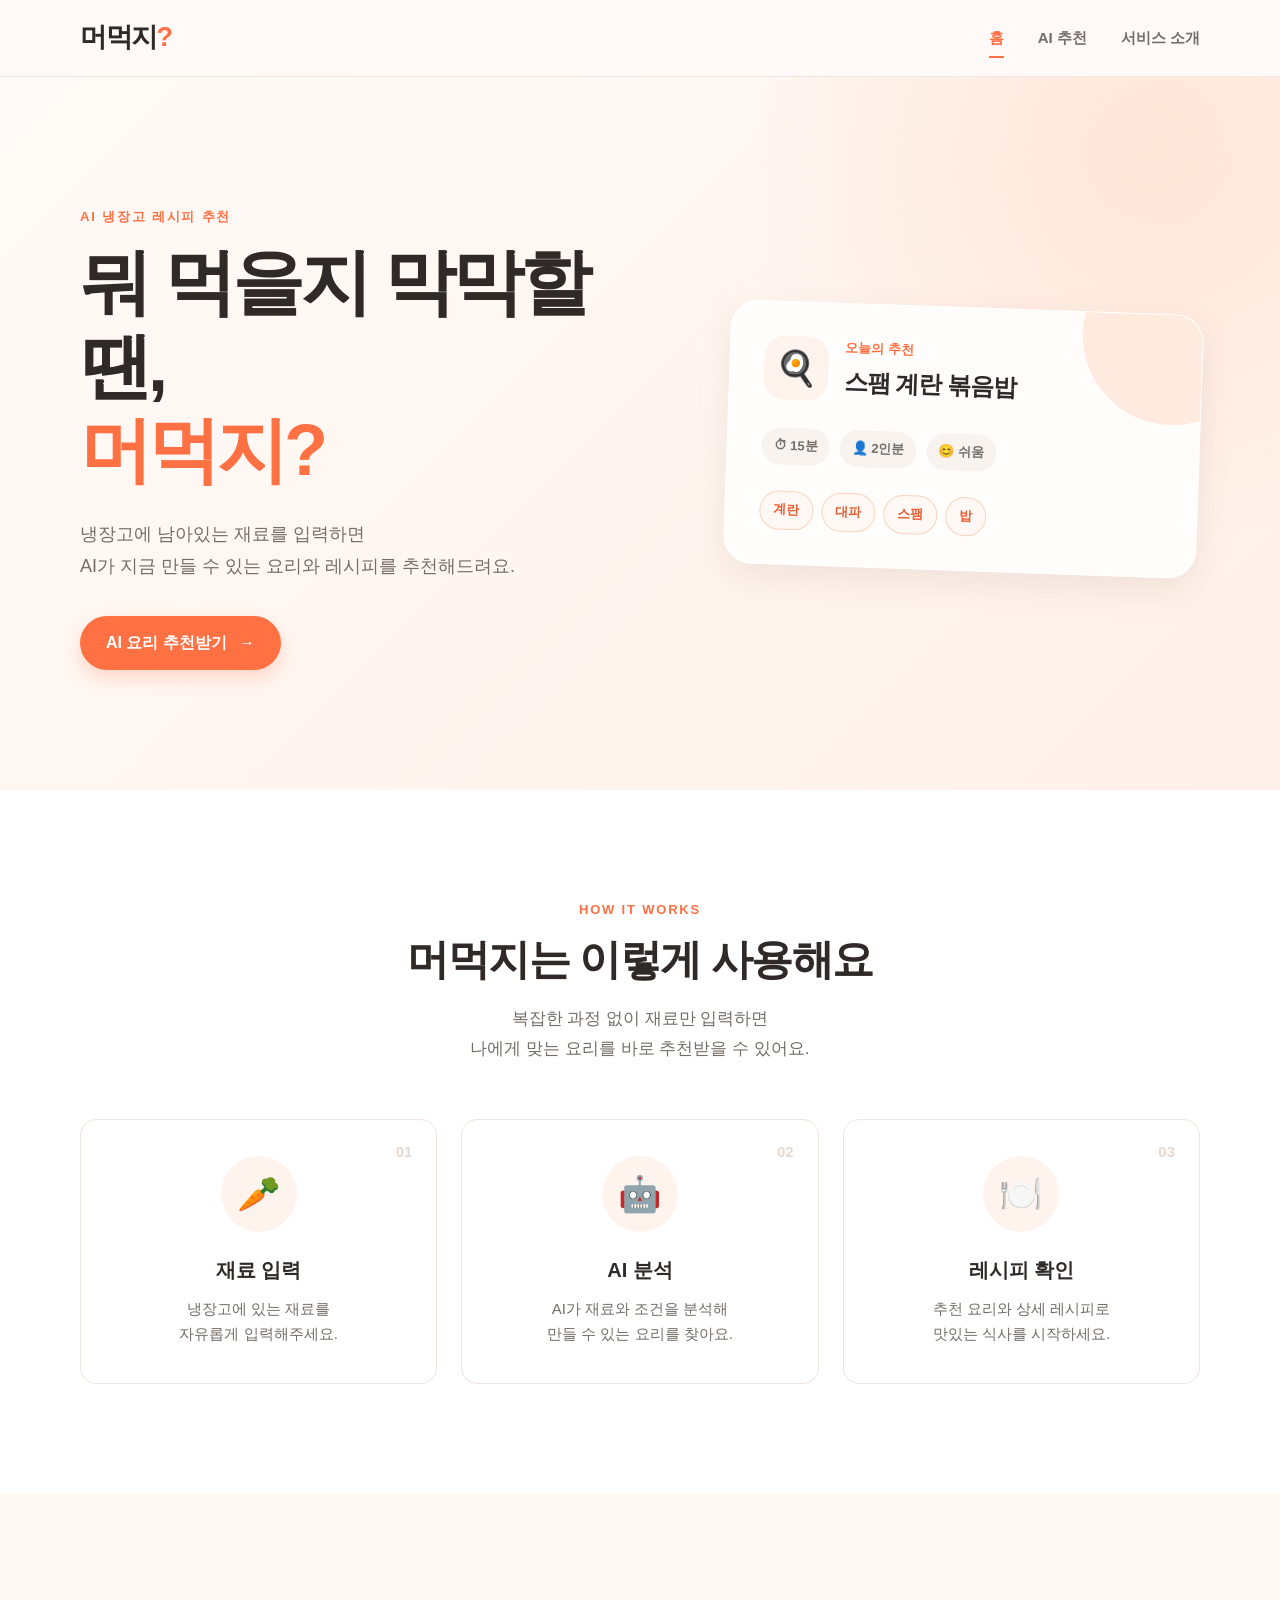
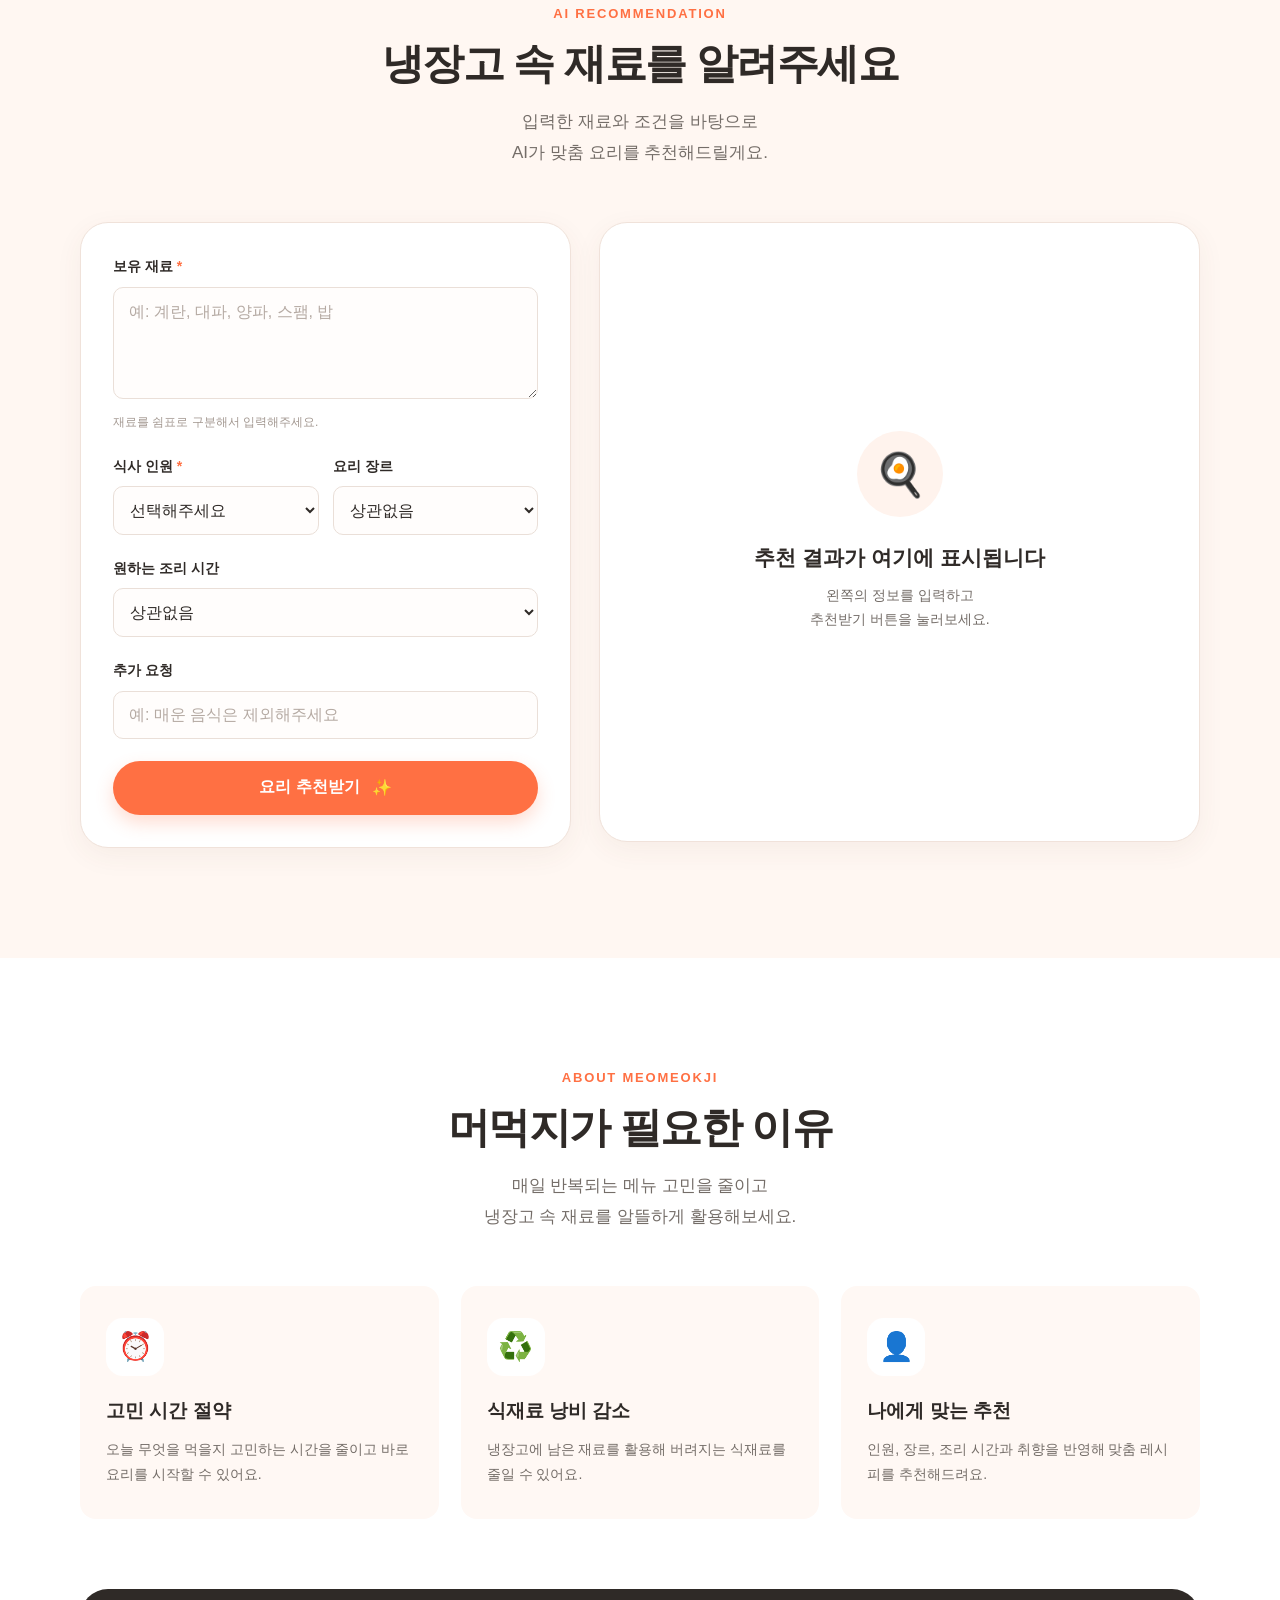
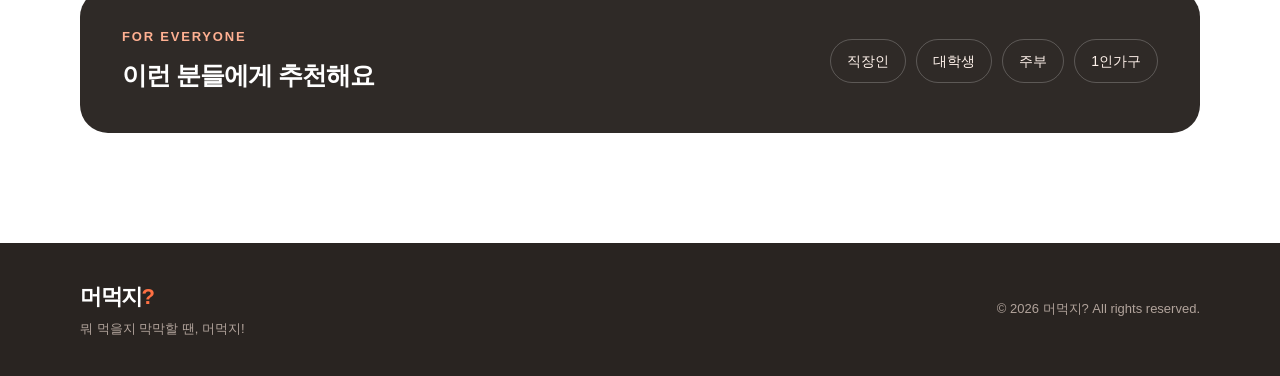
<file: index.html>
<!DOCTYPE html>
<html lang="ko">
<head>
  <meta charset="UTF-8" />
  <meta
    name="viewport"
    content="width=device-width, initial-scale=1.0"
  />

  <title>머먹지? | AI 요리 추천 서비스</title>

  <meta
    name="description"
    content="냉장고 속 재료로 AI가 맞춤 요리와 레시피를 추천해주는 서비스"
  />

  <link rel="stylesheet" href="css/style.css" />
</head>

<body>
  <!-- 헤더 및 네비게이션 -->
  <header class="site-header">
    <div class="container header-inner">
      <a href="#home" class="logo" aria-label="머먹지 홈으로 이동">
        머먹지<span>?</span>
      </a>

      <nav class="main-nav" aria-label="주요 메뉴">
        <a href="#home" class="nav-link active">홈</a>
        <a href="#recommend" class="nav-link">AI 추천</a>
        <a href="#about" class="nav-link">서비스 소개</a>
      </nav>

      <button
        type="button"
        class="mobile-menu-button"
        aria-label="메뉴 열기"
        aria-expanded="false"
      >
        ☰
      </button>
    </div>
  </header>

  <main>
    <!-- 홈 섹션 -->
    <section id="home" class="section hero-section">
      <div class="container hero-content">
        <div class="hero-text">
          <p class="eyebrow">AI 냉장고 레시피 추천</p>

          <h1>
            뭐 먹을지 막막할땐,<br />
            <strong>머먹지?</strong>
          </h1>

          <p class="hero-description">
            냉장고에 남아있는 재료를 입력하면<br />
            AI가 지금 만들 수 있는 요리와 레시피를 추천해드려요.
          </p>

          <button
            type="button"
            class="primary-button go-recommend-button"
          >
            AI 요리 추천받기
            <span aria-hidden="true">→</span>
          </button>
        </div>

        <div class="hero-card" aria-label="서비스 이용 예시">
          <div class="hero-card-header">
            <span class="food-icon" aria-hidden="true">🍳</span>
            <div>
              <p class="card-label">오늘의 추천</p>
              <h2>스팸 계란 볶음밥</h2>
            </div>
          </div>

          <div class="hero-card-info">
            <span>⏱ 15분</span>
            <span>👤 2인분</span>
            <span>😊 쉬움</span>
          </div>

          <div class="ingredient-tags">
            <span>계란</span>
            <span>대파</span>
            <span>스팸</span>
            <span>밥</span>
          </div>
        </div>
      </div>
    </section>

    <!-- 서비스 이용 방법 섹션 -->
    <section class="section process-section">
      <div class="container">
        <div class="section-heading">
          <p class="eyebrow">HOW IT WORKS</p>
          <h2>머먹지는 이렇게 사용해요</h2>
          <p>
            복잡한 과정 없이 재료만 입력하면<br />
            나에게 맞는 요리를 바로 추천받을 수 있어요.
          </p>
        </div>

        <div class="process-grid">
          <article class="process-card">
            <div class="process-number">01</div>
            <div class="process-icon" aria-hidden="true">🥕</div>
            <h3>재료 입력</h3>
            <p>
              냉장고에 있는 재료를<br />
              자유롭게 입력해주세요.
            </p>
          </article>

          <article class="process-card">
            <div class="process-number">02</div>
            <div class="process-icon" aria-hidden="true">🤖</div>
            <h3>AI 분석</h3>
            <p>
              AI가 재료와 조건을 분석해<br />
              만들 수 있는 요리를 찾아요.
            </p>
          </article>

          <article class="process-card">
            <div class="process-number">03</div>
            <div class="process-icon" aria-hidden="true">🍽️</div>
            <h3>레시피 확인</h3>
            <p>
              추천 요리와 상세 레시피로<br />
              맛있는 식사를 시작하세요.
            </p>
          </article>
        </div>
      </div>
    </section>

    <!-- AI 추천 섹션 -->
    <section id="recommend" class="section recommend-section">
      <div class="container">
        <div class="section-heading">
          <p class="eyebrow">AI RECOMMENDATION</p>
          <h2>냉장고 속 재료를 알려주세요</h2>
          <p>
            입력한 재료와 조건을 바탕으로<br />
            AI가 맞춤 요리를 추천해드릴게요.
          </p>
        </div>

        <div class="recommend-layout">
          <!-- 입력 폼 -->
          <div class="recommend-form-card">
            <form id="recommend-form">
              <div class="form-group">
                <label for="ingredients">
                  보유 재료 <span class="required">*</span>
                </label>

                <textarea
                  id="ingredients"
                  name="ingredients"
                  rows="4"
                  placeholder="예: 계란, 대파, 양파, 스팸, 밥"
                  required
                ></textarea>

                <p class="form-help">
                  재료를 쉼표로 구분해서 입력해주세요.
                </p>
              </div>

              <div class="form-row">
                <div class="form-group">
                  <label for="servings">
                    식사 인원 <span class="required">*</span>
                  </label>

                  <select id="servings" name="servings" required>
                    <option value="">선택해주세요</option>
                    <option value="1">1명</option>
                    <option value="2">2명</option>
                    <option value="3">3명</option>
                    <option value="4">4명</option>
                    <option value="5">5명 이상</option>
                  </select>
                </div>

                <div class="form-group">
                  <label for="cuisine">요리 장르</label>

                  <select id="cuisine" name="cuisine">
                    <option value="상관없음">상관없음</option>
                    <option value="한식">한식</option>
                    <option value="중식">중식</option>
                    <option value="일식">일식</option>
                    <option value="양식">양식</option>
                    <option value="분식">분식</option>
                  </select>
                </div>
              </div>

              <div class="form-group">
                <label for="cooking-time">원하는 조리 시간</label>

                <select id="cooking-time" name="cookingTime">
                  <option value="상관없음">상관없음</option>
                  <option value="15분 이내">15분 이내</option>
                  <option value="30분 이내">30분 이내</option>
                  <option value="1시간 이내">1시간 이내</option>
                </select>
              </div>

              <div class="form-group">
                <label for="preference">추가 요청</label>

                <input
                  type="text"
                  id="preference"
                  name="preference"
                  placeholder="예: 매운 음식은 제외해주세요"
                />
              </div>

              <button
                type="submit"
                id="recommend-button"
                class="primary-button full-width"
              >
                요리 추천받기
                <span aria-hidden="true">✨</span>
              </button>
            </form>
          </div>

          <!-- 결과 영역 -->
          <div class="result-card" id="result-area">
            <div class="result-empty" id="result-empty">
              <div class="result-empty-icon" aria-hidden="true">🍳</div>
              <h3>추천 결과가 여기에 표시됩니다</h3>
              <p>
                왼쪽의 정보를 입력하고<br />
                추천받기 버튼을 눌러보세요.
              </p>
            </div>

            <!-- 로딩 영역 -->
            <div
              class="result-loading hidden"
              id="result-loading"
              aria-live="polite"
            >
              <div class="loading-spinner" aria-hidden="true"></div>
              <h3>AI가 요리를 찾고 있어요</h3>
              <p>냉장고 속 재료를 분석하고 있습니다...</p>
            </div>

            <!-- 오류 메시지 영역 -->
            <div
              class="result-error hidden"
              id="result-error"
              role="alert"
              aria-live="assertive"
            >
              <div class="error-icon" aria-hidden="true">!</div>
              <h3>추천을 불러오지 못했어요</h3>
              <p id="error-message">
                잠시 후 다시 시도해주세요.
              </p>
            </div>

            <!-- AI 결과 출력 영역 -->
            <div
              class="result-content hidden"
              id="result-content"
              aria-live="polite"
            >
              <div class="result-header">
                <p class="result-label">AI 추천 메뉴</p>
                <h3 id="dish-name">추천 요리 이름</h3>
                <p id="dish-description">
                  추천 요리에 대한 설명이 표시됩니다.
                </p>
              </div>

              <div class="result-meta">
                <span>
                  ⏱ <strong id="cooking-time-result">-</strong>
                </span>
                <span>
                  😊 <strong id="difficulty-result">-</strong>
                </span>
              </div>

              <div class="result-section">
                <h4>필요한 재료</h4>
                <ul id="ingredients-result" class="result-list">
                  <!-- JavaScript로 재료가 표시됩니다. -->
                </ul>
              </div>

              <div class="result-section">
                <h4>조리 방법</h4>
                <ol id="steps-result" class="recipe-steps">
                  <!-- JavaScript로 조리 순서가 표시됩니다. -->
                </ol>
              </div>

              <div class="tip-box">
                <strong>💡 요리 팁</strong>
                <p id="tip-result">
                  AI가 추천한 요리 팁이 표시됩니다.
                </p>
              </div>
            </div>
          </div>
        </div>
      </div>
    </section>

    <!-- 서비스 소개 섹션 -->
    <section id="about" class="section about-section">
      <div class="container">
        <div class="section-heading">
          <p class="eyebrow">ABOUT MEOMEOKJI</p>
          <h2>머먹지가 필요한 이유</h2>
          <p>
            매일 반복되는 메뉴 고민을 줄이고<br />
            냉장고 속 재료를 알뜰하게 활용해보세요.
          </p>
        </div>

        <div class="about-grid">
          <article class="about-card">
            <div class="about-icon" aria-hidden="true">⏰</div>
            <h3>고민 시간 절약</h3>
            <p>
              오늘 무엇을 먹을지 고민하는 시간을 줄이고
              바로 요리를 시작할 수 있어요.
            </p>
          </article>

          <article class="about-card">
            <div class="about-icon" aria-hidden="true">♻️</div>
            <h3>식재료 낭비 감소</h3>
            <p>
              냉장고에 남은 재료를 활용해
              버려지는 식재료를 줄일 수 있어요.
            </p>
          </article>

          <article class="about-card">
            <div class="about-icon" aria-hidden="true">👤</div>
            <h3>나에게 맞는 추천</h3>
            <p>
              인원, 장르, 조리 시간과 취향을 반영해
              맞춤 레시피를 추천해드려요.
            </p>
          </article>
        </div>

        <div class="target-box">
          <div>
            <p class="eyebrow">FOR EVERYONE</p>
            <h3>이런 분들에게 추천해요</h3>
          </div>

          <div class="target-list">
            <span>직장인</span>
            <span>대학생</span>
            <span>주부</span>
            <span>1인가구</span>
          </div>
        </div>
      </div>
    </section>
  </main>

  <!-- 푸터 -->
  <footer class="site-footer">
    <div class="container footer-inner">
      <div>
        <a href="#home" class="logo footer-logo">
          머먹지<span>?</span>
        </a>
        <p>뭐 먹을지 막막할 땐, 머먹지!</p>
      </div>

      <p class="copyright">
        © 2026 머먹지? All rights reserved.
      </p>
    </div>
  </footer>

  <script src="js/app.js"></script>
</body>
</html>
</file>
<file: css/style.css>
/* =========================
   기본 설정
========================= */

:root {
  --primary-color: #ff7043;
  --primary-dark: #e85d32;
  --secondary-color: #fff3ed;
  --text-color: #2f2a27;
  --sub-text-color: #746d68;
  --border-color: #eadfd8;
  --background-color: #fffaf7;
  --white-color: #ffffff;
  --success-color: #4caf78;
  --error-color: #d9534f;
  --shadow: 0 12px 35px rgba(103, 67, 45, 0.1);
  --radius-large: 28px;
  --radius-medium: 16px;
  --radius-small: 10px;
}

* {
  box-sizing: border-box;
  margin: 0;
  padding: 0;
}

html {
  scroll-behavior: smooth;
}

body {
  color: var(--text-color);
  background-color: var(--background-color);
  font-family:
    "Noto Sans KR",
    "Apple SD Gothic Neo",
    "Malgun Gothic",
    sans-serif;
  line-height: 1.6;
}

body,
button,
input,
textarea,
select {
  font-size: 16px;
}

button,
a,
select {
  -webkit-tap-highlight-color: transparent;
}

button,
select {
  cursor: pointer;
}

button {
  border: none;
}

a {
  color: inherit;
  text-decoration: none;
}

ul,
ol {
  list-style: none;
}

img {
  display: block;
  max-width: 100%;
}

.hidden {
  display: none !important;
}

/* =========================
   공통 레이아웃
========================= */

.container {
  width: min(1120px, calc(100% - 40px));
  margin: 0 auto;
}

.section {
  padding: 110px 0;
  scroll-margin-top: 80px;
}

.section-heading {
  margin-bottom: 54px;
  text-align: center;
}

.section-heading h2 {
  margin-bottom: 16px;
  color: var(--text-color);
  font-size: clamp(28px, 4vw, 42px);
  font-weight: 800;
  letter-spacing: -1.5px;
  line-height: 1.3;
}

.section-heading > p:last-child {
  color: var(--sub-text-color);
  font-size: 17px;
  line-height: 1.8;
}

.eyebrow {
  margin-bottom: 12px;
  color: var(--primary-color);
  font-size: 13px;
  font-weight: 800;
  letter-spacing: 1.8px;
}

/* =========================
   헤더
========================= */

.site-header {
  position: sticky;
  z-index: 1000;
  top: 0;
  border-bottom: 1px solid rgba(234, 223, 216, 0.7);
  background-color: rgba(255, 250, 247, 0.94);
  backdrop-filter: blur(14px);
}

.header-inner {
  display: flex;
  align-items: center;
  justify-content: space-between;
  height: 76px;
}

.logo {
  color: var(--text-color);
  font-size: 27px;
  font-weight: 900;
  letter-spacing: -1.5px;
}

.logo span {
  color: var(--primary-color);
}

.main-nav {
  display: flex;
  align-items: center;
  gap: 34px;
}

.nav-link {
  position: relative;
  color: var(--sub-text-color);
  font-size: 15px;
  font-weight: 700;
  transition: color 0.2s ease;
}

.nav-link::after {
  position: absolute;
  right: 0;
  bottom: -8px;
  left: 0;
  height: 2px;
  background-color: var(--primary-color);
  content: "";
  opacity: 0;
  transform: scaleX(0);
  transition:
    opacity 0.2s ease,
    transform 0.2s ease;
}

.nav-link:hover,
.nav-link.active {
  color: var(--primary-color);
}

.nav-link.active::after,
.nav-link:hover::after {
  opacity: 1;
  transform: scaleX(1);
}

.mobile-menu-button {
  display: none;
  padding: 6px;
  color: var(--text-color);
  background: transparent;
  font-size: 27px;
}

/* =========================
   버튼
========================= */

.primary-button {
  display: inline-flex;
  align-items: center;
  justify-content: center;
  gap: 12px;
  min-height: 54px;
  padding: 0 26px;
  border-radius: 999px;
  color: var(--white-color);
  background-color: var(--primary-color);
  box-shadow: 0 8px 18px rgba(255, 112, 67, 0.24);
  font-weight: 800;
  transition:
    background-color 0.2s ease,
    transform 0.2s ease,
    box-shadow 0.2s ease;
}

.primary-button:hover {
  background-color: var(--primary-dark);
  box-shadow: 0 10px 22px rgba(255, 112, 67, 0.32);
  transform: translateY(-2px);
}

.primary-button:active {
  transform: translateY(0);
}

.primary-button:disabled {
  cursor: not-allowed;
  opacity: 0.65;
  transform: none;
}

.full-width {
  width: 100%;
}

/* =========================
   홈 섹션
========================= */

.hero-section {
  min-height: 650px;
  padding: 130px 0 120px;
  background:
    radial-gradient(circle at 90% 10%, rgba(255, 208, 184, 0.42), transparent 30%),
    linear-gradient(135deg, #fffaf7 0%, #fff1e9 100%);
}

.hero-content {
  display: grid;
  grid-template-columns: 1fr 0.85fr;
  align-items: center;
  gap: 90px;
}

.hero-text h1 {
  margin-bottom: 25px;
  color: var(--text-color);
  font-size: clamp(42px, 6vw, 72px);
  font-weight: 900;
  letter-spacing: -4px;
  line-height: 1.17;
}

.hero-text h1 strong {
  color: var(--primary-color);
}

.hero-description {
  margin-bottom: 34px;
  color: var(--sub-text-color);
  font-size: 18px;
  line-height: 1.8;
}

.hero-card {
  position: relative;
  padding: 34px;
  overflow: hidden;
  border: 1px solid rgba(255, 255, 255, 0.8);
  border-radius: var(--radius-large);
  background: rgba(255, 255, 255, 0.84);
  box-shadow: var(--shadow);
  transform: rotate(2deg);
  transition: transform 0.3s ease;
}

.hero-card:hover {
  transform: rotate(0deg) translateY(-5px);
}

.hero-card::before {
  position: absolute;
  top: -70px;
  right: -60px;
  width: 180px;
  height: 180px;
  border-radius: 50%;
  background-color: #ffe3d3;
  content: "";
  opacity: 0.7;
}

.hero-card-header {
  position: relative;
  z-index: 1;
  display: flex;
  align-items: center;
  gap: 16px;
  margin-bottom: 28px;
}

.food-icon {
  display: flex;
  align-items: center;
  justify-content: center;
  width: 64px;
  height: 64px;
  border-radius: 20px;
  background-color: var(--secondary-color);
  font-size: 34px;
}

.card-label {
  margin-bottom: 4px;
  color: var(--primary-color);
  font-size: 13px;
  font-weight: 800;
}

.hero-card h2 {
  font-size: 24px;
  letter-spacing: -1px;
}

.hero-card-info {
  display: flex;
  flex-wrap: wrap;
  gap: 10px;
  margin-bottom: 26px;
}

.hero-card-info span {
  padding: 8px 12px;
  border-radius: 999px;
  color: var(--sub-text-color);
  background-color: #f8f3ef;
  font-size: 13px;
  font-weight: 700;
}

.ingredient-tags {
  display: flex;
  flex-wrap: wrap;
  gap: 8px;
}

.ingredient-tags span {
  padding: 8px 13px;
  border: 1px solid #ffd2bd;
  border-radius: 999px;
  color: var(--primary-dark);
  background-color: #fff8f4;
  font-size: 13px;
  font-weight: 700;
}

/* =========================
   이용 방법
========================= */

.process-section {
  background-color: var(--white-color);
}

.process-grid {
  display: grid;
  grid-template-columns: repeat(3, 1fr);
  gap: 24px;
}

.process-card {
  position: relative;
  padding: 36px 28px;
  border: 1px solid #f0e5df;
  border-radius: var(--radius-medium);
  background-color: var(--white-color);
  text-align: center;
  transition:
    box-shadow 0.25s ease,
    transform 0.25s ease;
}

.process-card:hover {
  box-shadow: var(--shadow);
  transform: translateY(-5px);
}

.process-number {
  position: absolute;
  top: 20px;
  right: 24px;
  color: #e5d8d0;
  font-size: 15px;
  font-weight: 900;
}

.process-icon {
  display: flex;
  align-items: center;
  justify-content: center;
  width: 76px;
  height: 76px;
  margin: 0 auto 22px;
  border-radius: 50%;
  background-color: var(--secondary-color);
  font-size: 35px;
}

.process-card h3 {
  margin-bottom: 10px;
  font-size: 20px;
}

.process-card p {
  color: var(--sub-text-color);
  font-size: 15px;
  line-height: 1.7;
}

/* =========================
   AI 추천 섹션
========================= */

.recommend-section {
  background-color: #fff7f2;
}

.recommend-layout {
  display: grid;
  grid-template-columns: minmax(0, 0.9fr) minmax(0, 1.1fr);
  align-items: start;
  gap: 28px;
}

.recommend-form-card,
.result-card {
  border: 1px solid #f0e2da;
  border-radius: var(--radius-large);
  background-color: var(--white-color);
  box-shadow: 0 8px 28px rgba(103, 67, 45, 0.06);
}

.recommend-form-card {
  padding: 32px;
}

.form-group {
  margin-bottom: 22px;
}

.form-group label {
  display: block;
  margin-bottom: 9px;
  color: var(--text-color);
  font-size: 14px;
  font-weight: 800;
}

.required {
  color: var(--primary-color);
}

.form-row {
  display: grid;
  grid-template-columns: 1fr 1fr;
  gap: 14px;
}

.form-group textarea,
.form-group input,
.form-group select {
  width: 100%;
  border: 1px solid var(--border-color);
  border-radius: var(--radius-small);
  outline: none;
  color: var(--text-color);
  background-color: #fffdfc;
  font-family: inherit;
  transition:
    border-color 0.2s ease,
    box-shadow 0.2s ease;
}

.form-group textarea,
.form-group input {
  padding: 14px 15px;
}

.form-group select {
  height: 49px;
  padding: 0 12px;
}

.form-group textarea {
  min-height: 112px;
  resize: vertical;
}

.form-group textarea:focus,
.form-group input:focus,
.form-group select:focus {
  border-color: var(--primary-color);
  box-shadow: 0 0 0 4px rgba(255, 112, 67, 0.12);
}

.form-group textarea::placeholder,
.form-group input::placeholder {
  color: #b5aaa3;
}

.form-help {
  margin-top: 7px;
  color: #a39891;
  font-size: 12px;
}

.result-card {
  min-height: 620px;
  padding: 38px;
}

.result-empty,
.result-loading,
.result-error {
  display: flex;
  min-height: 540px;
  align-items: center;
  justify-content: center;
  flex-direction: column;
  text-align: center;
}

.result-empty-icon {
  display: flex;
  align-items: center;
  justify-content: center;
  width: 86px;
  height: 86px;
  margin-bottom: 24px;
  border-radius: 50%;
  background-color: var(--secondary-color);
  font-size: 42px;
}

.result-empty h3,
.result-loading h3,
.result-error h3 {
  margin-bottom: 9px;
  font-size: 21px;
}

.result-empty p,
.result-loading p,
.result-error p {
  color: var(--sub-text-color);
  font-size: 14px;
  line-height: 1.7;
}

.loading-spinner {
  width: 50px;
  height: 50px;
  margin-bottom: 22px;
  border: 5px solid #ffe0d1;
  border-top-color: var(--primary-color);
  border-radius: 50%;
  animation: spin 0.8s linear infinite;
}

@keyframes spin {
  to {
    transform: rotate(360deg);
  }
}

.error-icon {
  display: flex;
  align-items: center;
  justify-content: center;
  width: 58px;
  height: 58px;
  margin-bottom: 20px;
  border-radius: 50%;
  color: var(--white-color);
  background-color: var(--error-color);
  font-size: 30px;
  font-weight: 900;
}

.result-content {
  animation: fadeIn 0.35s ease;
}

@keyframes fadeIn {
  from {
    opacity: 0;
    transform: translateY(8px);
  }

  to {
    opacity: 1;
    transform: translateY(0);
  }
}

.result-header {
  padding-bottom: 22px;
  border-bottom: 1px solid #f0e5df;
}

.result-label {
  margin-bottom: 7px;
  color: var(--primary-color);
  font-size: 13px;
  font-weight: 800;
  letter-spacing: 1px;
}

.result-header h3 {
  margin-bottom: 8px;
  font-size: 28px;
  letter-spacing: -1px;
}

.result-header > p:last-child {
  color: var(--sub-text-color);
  font-size: 14px;
  line-height: 1.7;
}

.result-meta {
  display: flex;
  flex-wrap: wrap;
  gap: 10px;
  padding: 20px 0;
}

.result-meta span {
  padding: 8px 12px;
  border-radius: 999px;
  color: var(--sub-text-color);
  background-color: #fff3ed;
  font-size: 13px;
}

.result-section {
  margin-top: 24px;
}

.result-section h4 {
  margin-bottom: 13px;
  font-size: 17px;
}

.result-list {
  display: grid;
  grid-template-columns: repeat(2, minmax(0, 1fr));
  gap: 9px;
}

.result-list li {
  position: relative;
  padding-left: 17px;
  color: var(--sub-text-color);
  font-size: 14px;
}

.result-list li::before {
  position: absolute;
  top: 9px;
  left: 0;
  width: 6px;
  height: 6px;
  border-radius: 50%;
  background-color: var(--primary-color);
  content: "";
}

.recipe-steps {
  counter-reset: recipe-step;
}

.recipe-steps li {
  position: relative;
  display: flex;
  gap: 12px;
  margin-bottom: 13px;
  color: var(--sub-text-color);
  font-size: 14px;
  line-height: 1.65;
}

.recipe-steps li::before {
  display: flex;
  min-width: 24px;
  height: 24px;
  align-items: center;
  justify-content: center;
  border-radius: 50%;
  color: var(--white-color);
  background-color: var(--primary-color);
  content: counter(recipe-step);
  counter-increment: recipe-step;
  font-size: 12px;
  font-weight: 800;
}

.tip-box {
  margin-top: 26px;
  padding: 17px;
  border-radius: var(--radius-small);
  background-color: #fff8df;
}

.tip-box strong {
  display: block;
  margin-bottom: 5px;
  color: #9b741c;
  font-size: 14px;
}

.tip-box p {
  color: #88734b;
  font-size: 13px;
  line-height: 1.6;
}

/* =========================
   서비스 소개
========================= */

.about-section {
  background-color: var(--white-color);
}

.about-grid {
  display: grid;
  grid-template-columns: repeat(3, 1fr);
  gap: 22px;
  margin-bottom: 70px;
}

.about-card {
  padding: 32px 26px;
  border-radius: var(--radius-medium);
  background-color: #fff8f4;
}

.about-icon {
  display: flex;
  align-items: center;
  justify-content: center;
  width: 58px;
  height: 58px;
  margin-bottom: 20px;
  border-radius: 17px;
  background-color: var(--white-color);
  font-size: 28px;
}

.about-card h3 {
  margin-bottom: 10px;
  font-size: 19px;
}

.about-card p {
  color: var(--sub-text-color);
  font-size: 14px;
  line-height: 1.8;
}

.target-box {
  display: flex;
  align-items: center;
  justify-content: space-between;
  gap: 30px;
  padding: 38px 42px;
  border-radius: var(--radius-large);
  color: var(--white-color);
  background-color: var(--text-color);
}

.target-box .eyebrow {
  margin-bottom: 7px;
  color: #ffb092;
}

.target-box h3 {
  font-size: 25px;
  letter-spacing: -1px;
}

.target-list {
  display: flex;
  flex-wrap: wrap;
  justify-content: flex-end;
  gap: 10px;
}

.target-list span {
  padding: 10px 16px;
  border: 1px solid rgba(255, 255, 255, 0.22);
  border-radius: 999px;
  color: #fff2eb;
  font-size: 14px;
}

/* =========================
   푸터
========================= */

.site-footer {
  padding: 36px 0;
  color: #b1a39b;
  background-color: #292421;
}

.footer-inner {
  display: flex;
  align-items: center;
  justify-content: space-between;
  gap: 30px;
}

.footer-logo {
  display: inline-block;
  margin-bottom: 5px;
  color: var(--white-color);
  font-size: 22px;
}

.footer-inner p {
  font-size: 13px;
}

.copyright {
  text-align: right;
}

/* =========================
   태블릿
========================= */

@media (max-width: 900px) {
  .section {
    padding: 85px 0;
  }

  .hero-section {
    padding: 100px 0;
  }

  .hero-content {
    grid-template-columns: 1fr 0.85fr;
    gap: 45px;
  }

  .hero-text h1 {
    font-size: clamp(42px, 7vw, 60px);
  }

  .recommend-layout {
    grid-template-columns: 1fr;
  }

  .result-card {
    min-height: auto;
  }

  .result-empty,
  .result-loading,
  .result-error {
    min-height: 400px;
  }
}

/* =========================
   모바일
========================= */

@media (max-width: 680px) {
  .container {
    width: min(100% - 32px, 520px);
  }

  .section {
    padding: 72px 0;
    scroll-margin-top: 70px;
  }

  .section-heading {
    margin-bottom: 36px;
  }

  .section-heading h2 {
    font-size: 30px;
    letter-spacing: -1.2px;
  }

  .section-heading > p:last-child {
    font-size: 15px;
  }

  .header-inner {
    height: 68px;
  }

  .logo {
    font-size: 24px;
  }

  .main-nav {
    position: absolute;
    top: 68px;
    right: 16px;
    left: 16px;
    display: none;
    align-items: stretch;
    flex-direction: column;
    gap: 0;
    padding: 10px;
    border: 1px solid var(--border-color);
    border-radius: 14px;
    background-color: var(--white-color);
    box-shadow: var(--shadow);
  }

  .main-nav.is-open {
    display: flex;
  }

  .nav-link {
    padding: 13px 14px;
    border-radius: 8px;
  }

  .nav-link:hover,
  .nav-link.active {
    background-color: var(--secondary-color);
  }

  .nav-link::after {
    display: none;
  }

  .mobile-menu-button {
    display: block;
  }

  .hero-section {
    min-height: auto;
    padding: 78px 0 85px;
  }

  .hero-content {
    display: flex;
    align-items: stretch;
    flex-direction: column;
    gap: 50px;
  }

  .hero-text {
    text-align: center;
  }

  .hero-text h1 {
    margin-bottom: 20px;
    font-size: 46px;
    letter-spacing: -3px;
  }

  .hero-description {
    margin-bottom: 28px;
    font-size: 16px;
  }

  .hero-card {
    padding: 27px 23px;
    transform: rotate(0);
  }

  .hero-card h2 {
    font-size: 21px;
  }

  .process-grid,
  .about-grid {
    grid-template-columns: 1fr;
    gap: 15px;
  }

  .process-card {
    padding: 28px 24px;
  }

  .recommend-form-card,
  .result-card {
    padding: 24px 20px;
    border-radius: 20px;
  }

  .form-row {
    grid-template-columns: 1fr;
    gap: 0;
  }

  .result-card {
    min-height: 500px;
  }

  .result-empty,
  .result-loading,
  .result-error {
    min-height: 420px;
  }

  .result-header h3 {
    font-size: 24px;
  }

  .result-list {
    grid-template-columns: 1fr;
  }

  .target-box {
    align-items: flex-start;
    flex-direction: column;
    padding: 28px 24px;
  }

  .target-box h3 {
    font-size: 22px;
  }

  .target-list {
    justify-content: flex-start;
  }

  .footer-inner {
    align-items: flex-start;
    flex-direction: column;
  }

  .copyright {
    text-align: left;
  }
}

/* =========================
   아주 작은 모바일
========================= */

@media (max-width: 380px) {
  .container {
    width: min(100% - 24px, 520px);
  }

  .hero-text h1 {
    font-size: 40px;
  }

  .primary-button {
    width: 100%;
    padding: 0 18px;
  }

  .hero-card-info span {
    font-size: 12px;
  }
}
</file>
